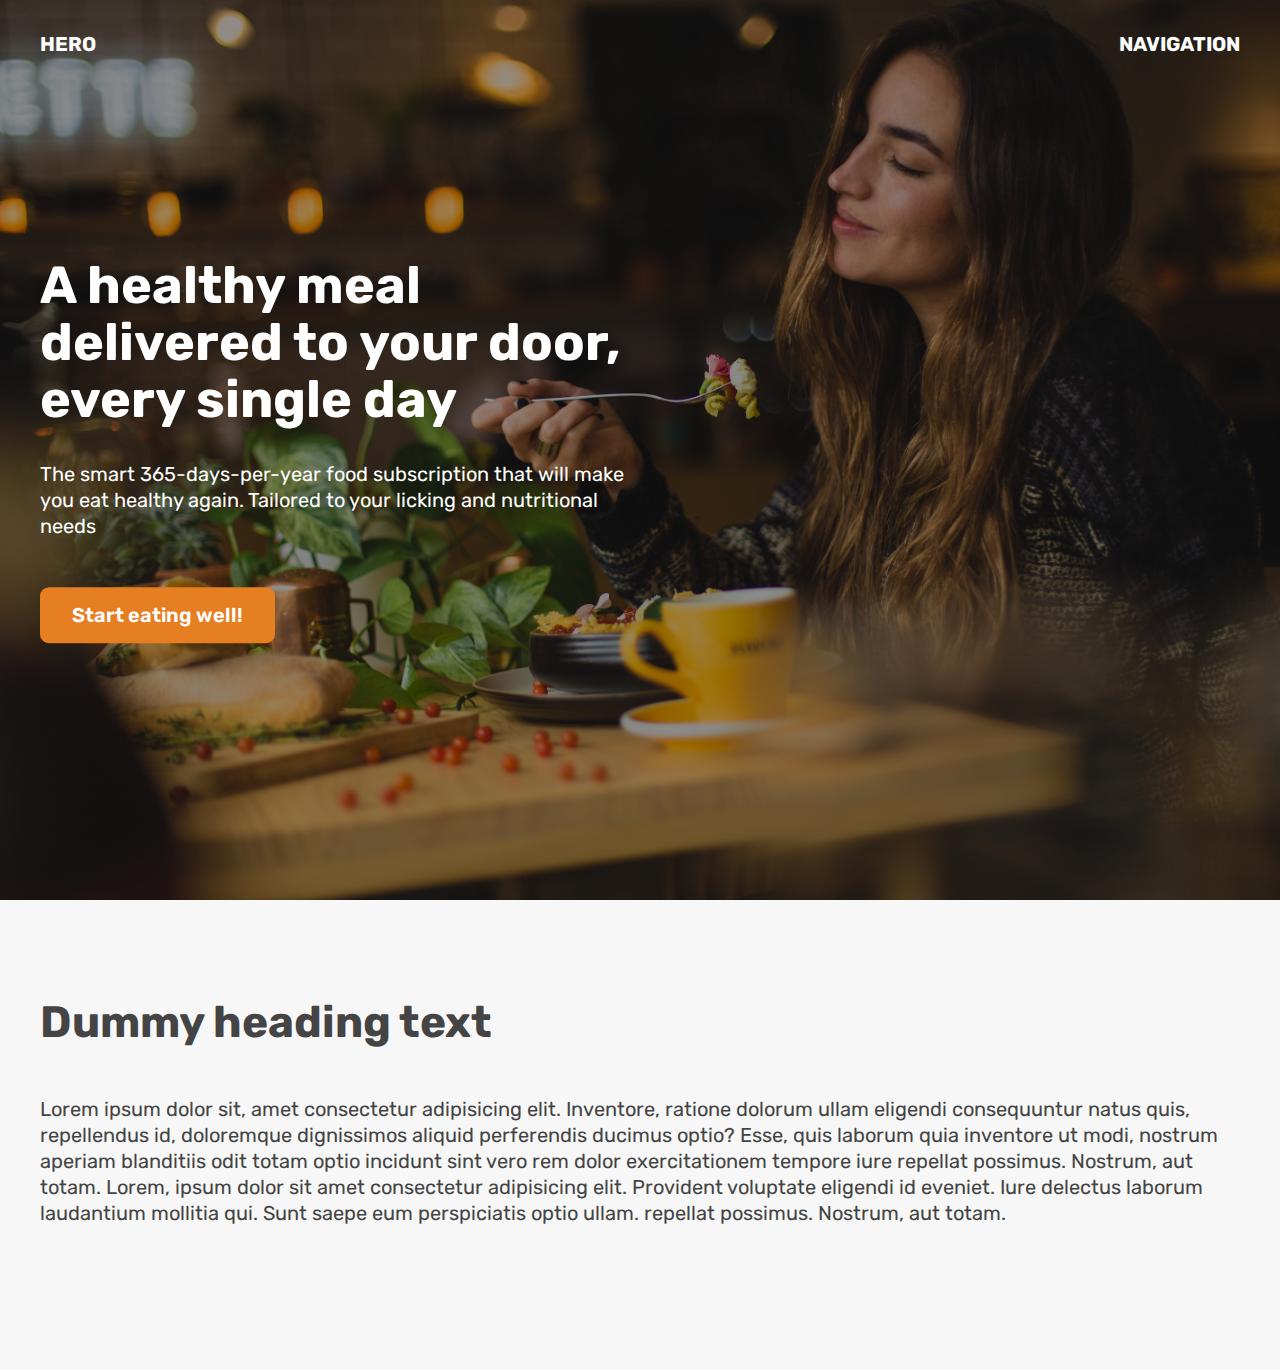
<file: Hero section/index.html>
<!DOCTYPE html>
<html lang="en">
  <head>
    <meta charset="UTF-8" />
    <meta name="viewport" content="width=device-width, initial-scale=1.0" />
    <title>Hero section</title>
    <link rel="stylesheet" href="index.css" />
  </head>
  <body>
    <header>
      <nav class="container">
        <div>HERO</div>
        <div>NAVIGATION</div>
      </nav>
      <div class="container header-container">
        <div class="header-container-inner">
          <h1>A healthy meal delivered to your door, every single day</h1>
          <p>
            The smart 365-days-per-year food subscription that will make you eat
            healthy again. Tailored to your licking and nutritional needs
          </p>

          <a href="#" class="btn">Start eating well!</a>
        </div>
      </div>
    </header>
    <section>
      <div class="container">
        <h2>Dummy heading text</h2>
        <p>
          Lorem ipsum dolor sit, amet consectetur adipisicing elit. Inventore,
          ratione dolorum ullam eligendi consequuntur natus quis, repellendus
          id, doloremque dignissimos aliquid perferendis ducimus optio? Esse,
          quis laborum quia inventore ut modi, nostrum aperiam blanditiis odit
          totam optio incidunt sint vero rem dolor exercitationem tempore iure
          repellat possimus. Nostrum, aut totam. Lorem, ipsum dolor sit amet
          consectetur adipisicing elit. Provident voluptate eligendi id eveniet.
          Iure delectus laborum laudantium mollitia qui. Sunt saepe eum
          perspiciatis optio ullam. repellat possimus. Nostrum, aut totam.
        </p>
      </div>
    </section>
  </body>
</html>
</file>
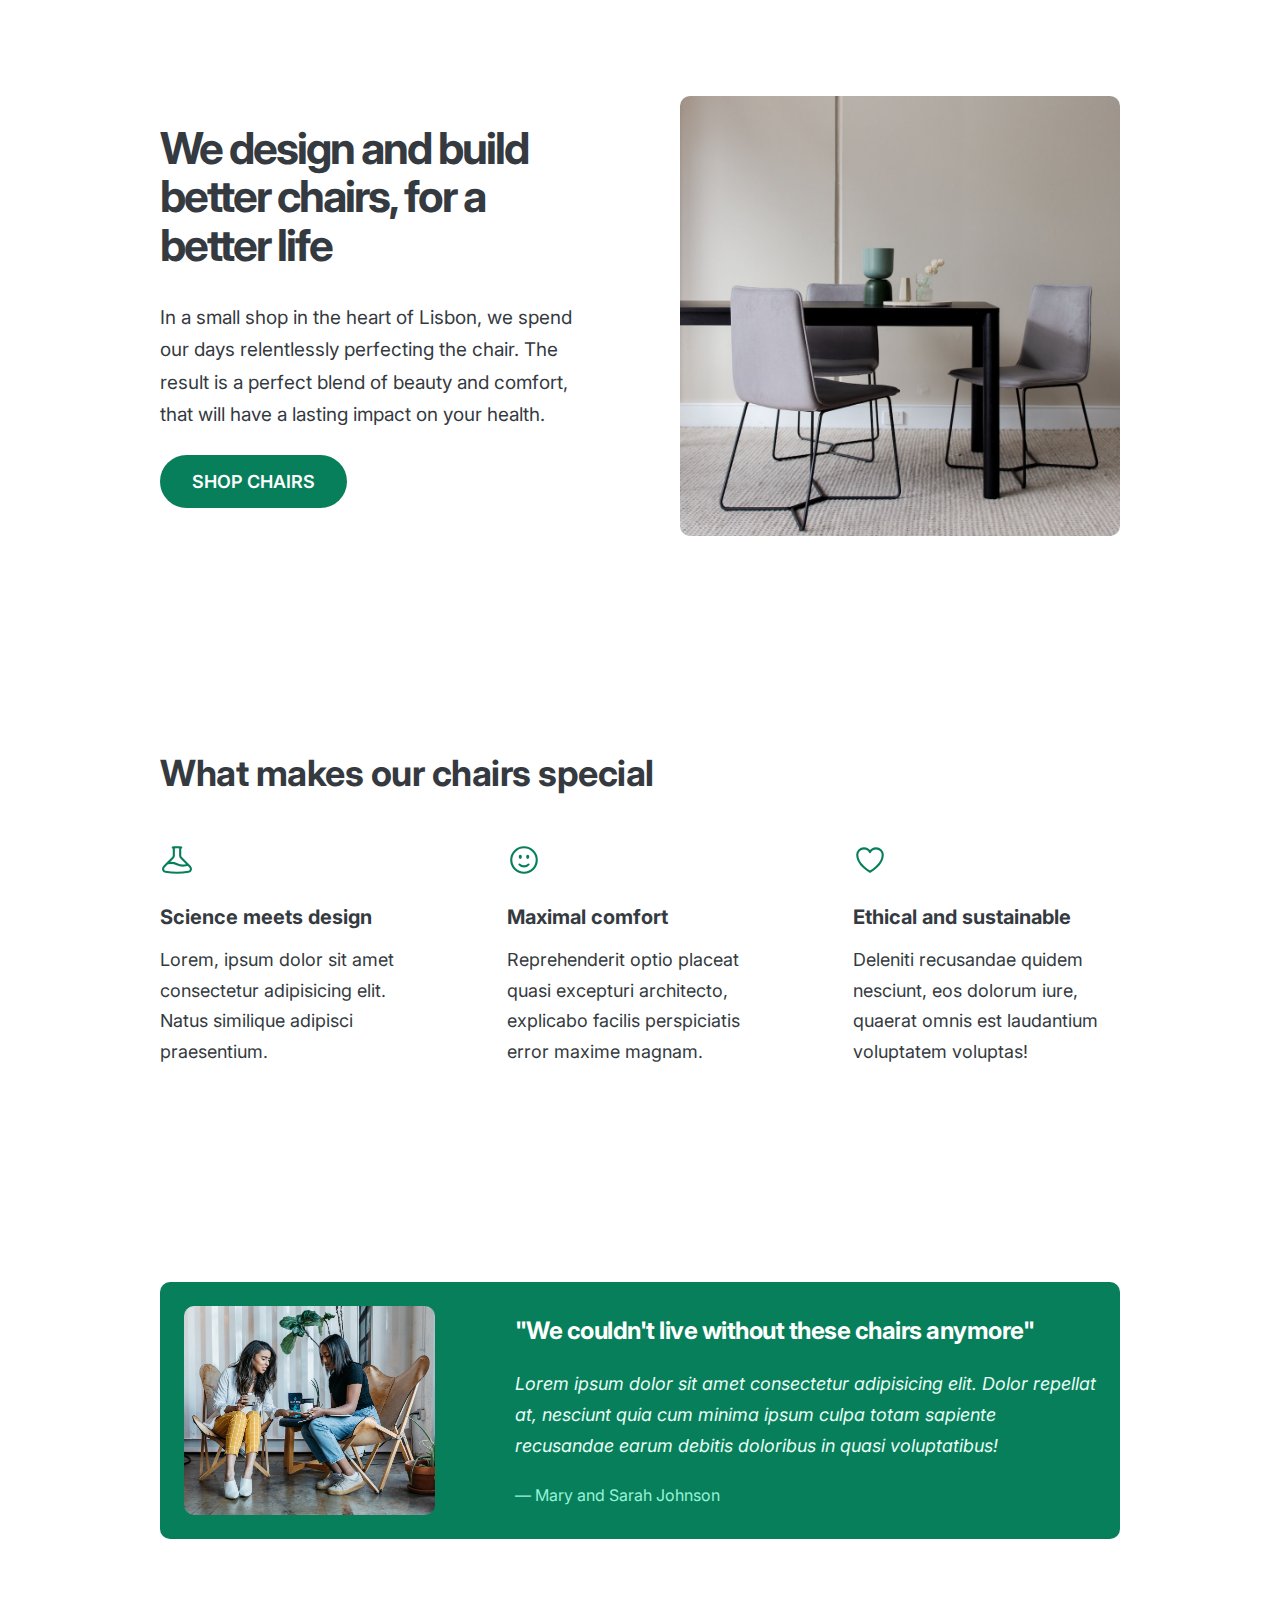
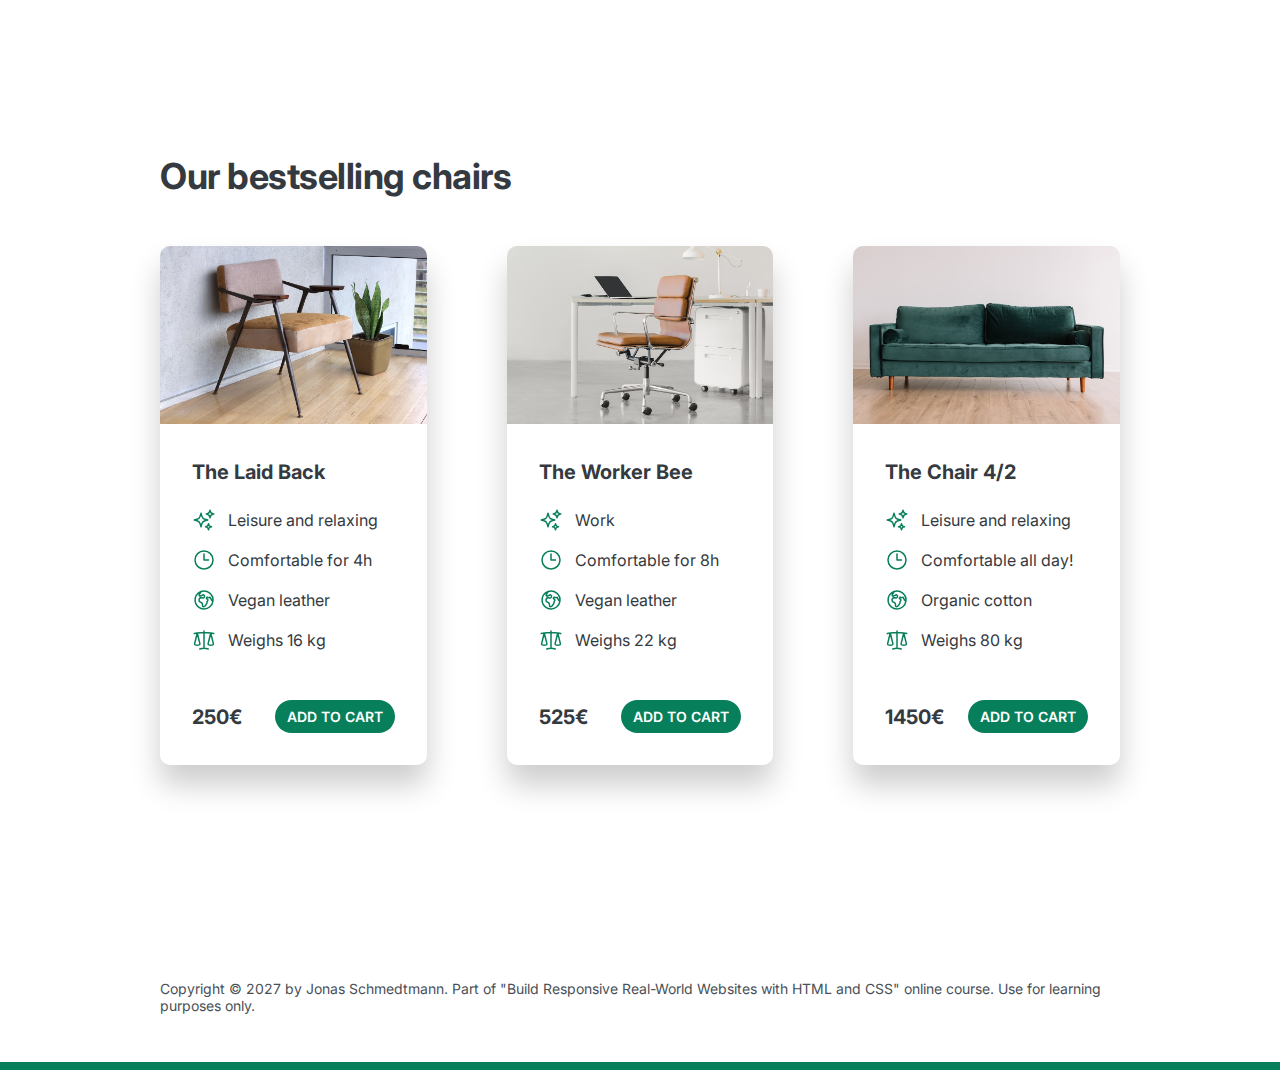
<file: Lisbon-chair-shop/index.html>
<!DOCTYPE html>
<html lang="en">
  <head>
    <meta charset="UTF-8" />
    <meta http-equiv="X-UA-Compatible" content="IE=edge" />
    <meta name="viewport" content="width=device-width, initial-scale=1.0" />

    <link rel="stylesheet" href="style.css" />
    <title>Lisbon Chair Shop</title>
  </head>
  <body>
    <div class="container">
      <header>
        <div class="header-text-box">
          <h1>We design and build better chairs, for a better life</h1>
          <p class="header-text">
            In a small shop in the heart of Lisbon, we spend our days
            relentlessly perfecting the chair. The result is a perfect blend of
            beauty and comfort, that will have a lasting impact on your health.
          </p>
          <a class="btn btn--big" href="#">Shop chairs</a>
        </div>
        <img src="images/hero.jpg" alt="Photo" />
      </header>

      <section>
        <h2>What makes our chairs special</h2>
        <div class="grid-3-cols">
          <div>
            <svg
              xmlns="http://www.w3.org/2000/svg"
              fill="none"
              viewBox="0 0 24 24"
              stroke-width="1.5"
              stroke="currentColor"
              class="features-icon"
            >
              <path
                stroke-linecap="round"
                stroke-linejoin="round"
                d="M9.75 3.104v5.714a2.25 2.25 0 0 1-.659 1.591L5 14.5M9.75 3.104c-.251.023-.501.05-.75.082m.75-.082a24.301 24.301 0 0 1 4.5 0m0 0v5.714c0 .597.237 1.17.659 1.591L19.8 15.3M14.25 3.104c.251.023.501.05.75.082M19.8 15.3l-1.57.393A9.065 9.065 0 0 1 12 15a9.065 9.065 0 0 0-6.23-.693L5 14.5m14.8.8 1.402 1.402c1.232 1.232.65 3.318-1.067 3.611A48.309 48.309 0 0 1 12 21c-2.773 0-5.491-.235-8.135-.687-1.718-.293-2.3-2.379-1.067-3.61L5 14.5"
              />
            </svg>

            <p class="features-title"><strong>Science meets design</strong></p>
            <p class="features-text">
              Lorem, ipsum dolor sit amet consectetur adipisicing elit. Natus
              similique adipisci praesentium.
            </p>
          </div>

          <div>
            <svg
              xmlns="http://www.w3.org/2000/svg"
              fill="none"
              viewBox="0 0 24 24"
              stroke-width="1.5"
              stroke="currentColor"
              class="features-icon"
            >
              <path
                stroke-linecap="round"
                stroke-linejoin="round"
                d="M15.182 15.182a4.5 4.5 0 0 1-6.364 0M21 12a9 9 0 1 1-18 0 9 9 0 0 1 18 0ZM9.75 9.75c0 .414-.168.75-.375.75S9 10.164 9 9.75 9.168 9 9.375 9s.375.336.375.75Zm-.375 0h.008v.015h-.008V9.75Zm5.625 0c0 .414-.168.75-.375.75s-.375-.336-.375-.75.168-.75.375-.75.375.336.375.75Zm-.375 0h.008v.015h-.008V9.75Z"
              />
            </svg>

            <p class="features-title">
              <strong>Maximal comfort</strong>
            </p>
            <p class="features-text">
              Reprehenderit optio placeat quasi excepturi architecto, explicabo
              facilis perspiciatis error maxime magnam.
            </p>
          </div>

          <div>
            <svg
              xmlns="http://www.w3.org/2000/svg"
              fill="none"
              viewBox="0 0 24 24"
              stroke-width="1.5"
              stroke="currentColor"
              class="features-icon"
            >
              <path
                stroke-linecap="round"
                stroke-linejoin="round"
                d="M21 8.25c0-2.485-2.099-4.5-4.688-4.5-1.935 0-3.597 1.126-4.312 2.733-.715-1.607-2.377-2.733-4.313-2.733C5.1 3.75 3 5.765 3 8.25c0 7.22 9 12 9 12s9-4.78 9-12Z"
              />
            </svg>

            <p class="features-title">
              <strong>Ethical and sustainable</strong>
            </p>
            <p class="features-text">
              Deleniti recusandae quidem nesciunt, eos dolorum iure, quaerat
              omnis est laudantium voluptatem voluptas!
            </p>
          </div>
        </div>
      </section>

      <section class="testimonial-section">
        <div class="grid-3-cols">
          <img src="images/customers.jpg" alt="People sitting on chairs" />
          <div class="testimonial-box">
            <h2>"We couldn't live without these chairs anymore"</h2>
            <blockquote class="testimonial-text">
              Lorem ipsum dolor sit amet consectetur adipisicing elit. Dolor
              repellat at, nesciunt quia cum minima ipsum culpa totam sapiente
              recusandae earum debitis doloribus in quasi voluptatibus!
            </blockquote>
            <p class="testimonial-author">&mdash; Mary and Sarah Johnson</p>
          </div>
        </div>
      </section>

      <section>
        <h2>Our bestselling chairs</h2>
        <div class="grid-3-cols">
          <figure class="chair">
            <img src="images/chair-1.jpg" alt="Chair" />
            <div class="chair-box">
              <h3>The Laid Back</h3>
              <ul class="chair-details">
                <li>
                  <svg
                    xmlns="http://www.w3.org/2000/svg"
                    fill="none"
                    viewBox="0 0 24 24"
                    stroke-width="1.5"
                    stroke="currentColor"
                    class="chair-icon"
                  >
                    <path
                      stroke-linecap="round"
                      stroke-linejoin="round"
                      d="M9.813 15.904 9 18.75l-.813-2.846a4.5 4.5 0 0 0-3.09-3.09L2.25 12l2.846-.813a4.5 4.5 0 0 0 3.09-3.09L9 5.25l.813 2.846a4.5 4.5 0 0 0 3.09 3.09L15.75 12l-2.846.813a4.5 4.5 0 0 0-3.09 3.09ZM18.259 8.715 18 9.75l-.259-1.035a3.375 3.375 0 0 0-2.455-2.456L14.25 6l1.036-.259a3.375 3.375 0 0 0 2.455-2.456L18 2.25l.259 1.035a3.375 3.375 0 0 0 2.456 2.456L21.75 6l-1.035.259a3.375 3.375 0 0 0-2.456 2.456ZM16.894 20.567 16.5 21.75l-.394-1.183a2.25 2.25 0 0 0-1.423-1.423L13.5 18.75l1.183-.394a2.25 2.25 0 0 0 1.423-1.423l.394-1.183.394 1.183a2.25 2.25 0 0 0 1.423 1.423l1.183.394-1.183.394a2.25 2.25 0 0 0-1.423 1.423Z"
                    />
                  </svg>

                  <!-- Span is a generic INLINE text element, it doesn't have any meaning. It's like a div element, but inline -->

                  <span>Leisure and relaxing</span>
                </li>
                <li>
                  <svg
                    xmlns="http://www.w3.org/2000/svg"
                    fill="none"
                    viewBox="0 0 24 24"
                    stroke-width="1.5"
                    stroke="currentColor"
                    class="chair-icon"
                  >
                    <path
                      stroke-linecap="round"
                      stroke-linejoin="round"
                      d="M12 6v6h4.5m4.5 0a9 9 0 1 1-18 0 9 9 0 0 1 18 0Z"
                    />
                  </svg>

                  <span>Comfortable for 4h</span>
                </li>
                <li>
                  <svg
                    xmlns="http://www.w3.org/2000/svg"
                    fill="none"
                    viewBox="0 0 24 24"
                    stroke-width="1.5"
                    stroke="currentColor"
                    class="chair-icon"
                  >
                    <path
                      stroke-linecap="round"
                      stroke-linejoin="round"
                      d="m20.893 13.393-1.135-1.135a2.252 2.252 0 0 1-.421-.585l-1.08-2.16a.414.414 0 0 0-.663-.107.827.827 0 0 1-.812.21l-1.273-.363a.89.89 0 0 0-.738 1.595l.587.39c.59.395.674 1.23.172 1.732l-.2.2c-.212.212-.33.498-.33.796v.41c0 .409-.11.809-.32 1.158l-1.315 2.191a2.11 2.11 0 0 1-1.81 1.025 1.055 1.055 0 0 1-1.055-1.055v-1.172c0-.92-.56-1.747-1.414-2.089l-.655-.261a2.25 2.25 0 0 1-1.383-2.46l.007-.042a2.25 2.25 0 0 1 .29-.787l.09-.15a2.25 2.25 0 0 1 2.37-1.048l1.178.236a1.125 1.125 0 0 0 1.302-.795l.208-.73a1.125 1.125 0 0 0-.578-1.315l-.665-.332-.091.091a2.25 2.25 0 0 1-1.591.659h-.18c-.249 0-.487.1-.662.274a.931.931 0 0 1-1.458-1.137l1.411-2.353a2.25 2.25 0 0 0 .286-.76m11.928 9.869A9 9 0 0 0 8.965 3.525m11.928 9.868A9 9 0 1 1 8.965 3.525"
                    />
                  </svg>

                  <span>Vegan leather</span>
                </li>
                <li>
                  <svg
                    xmlns="http://www.w3.org/2000/svg"
                    fill="none"
                    viewBox="0 0 24 24"
                    stroke-width="1.5"
                    stroke="currentColor"
                    class="chair-icon"
                  >
                    <path
                      stroke-linecap="round"
                      stroke-linejoin="round"
                      d="M12 3v17.25m0 0c-1.472 0-2.882.265-4.185.75M12 20.25c1.472 0 2.882.265 4.185.75M18.75 4.97A48.416 48.416 0 0 0 12 4.5c-2.291 0-4.545.16-6.75.47m13.5 0c1.01.143 2.01.317 3 .52m-3-.52 2.62 10.726c.122.499-.106 1.028-.589 1.202a5.988 5.988 0 0 1-2.031.352 5.988 5.988 0 0 1-2.031-.352c-.483-.174-.711-.703-.59-1.202L18.75 4.971Zm-16.5.52c.99-.203 1.99-.377 3-.52m0 0 2.62 10.726c.122.499-.106 1.028-.589 1.202a5.989 5.989 0 0 1-2.031.352 5.989 5.989 0 0 1-2.031-.352c-.483-.174-.711-.703-.59-1.202L5.25 4.971Z"
                    />
                  </svg>

                  <span>Weighs 16 kg</span>
                </li>
              </ul>
              <div class="chair-price">
                <strong>250€</strong>
                <a href="#" class="btn btn--small">Add to cart</a>
              </div>
            </div>
          </figure>

          <figure class="chair">
            <img src="images/chair-2.jpg" alt="Chair" />
            <div class="chair-box">
              <h3>The Worker Bee</h3>
              <ul class="chair-details">
                <li>
                  <svg
                    xmlns="http://www.w3.org/2000/svg"
                    fill="none"
                    viewBox="0 0 24 24"
                    stroke-width="1.5"
                    stroke="currentColor"
                    class="chair-icon"
                  >
                    <path
                      stroke-linecap="round"
                      stroke-linejoin="round"
                      d="M9.813 15.904 9 18.75l-.813-2.846a4.5 4.5 0 0 0-3.09-3.09L2.25 12l2.846-.813a4.5 4.5 0 0 0 3.09-3.09L9 5.25l.813 2.846a4.5 4.5 0 0 0 3.09 3.09L15.75 12l-2.846.813a4.5 4.5 0 0 0-3.09 3.09ZM18.259 8.715 18 9.75l-.259-1.035a3.375 3.375 0 0 0-2.455-2.456L14.25 6l1.036-.259a3.375 3.375 0 0 0 2.455-2.456L18 2.25l.259 1.035a3.375 3.375 0 0 0 2.456 2.456L21.75 6l-1.035.259a3.375 3.375 0 0 0-2.456 2.456ZM16.894 20.567 16.5 21.75l-.394-1.183a2.25 2.25 0 0 0-1.423-1.423L13.5 18.75l1.183-.394a2.25 2.25 0 0 0 1.423-1.423l.394-1.183.394 1.183a2.25 2.25 0 0 0 1.423 1.423l1.183.394-1.183.394a2.25 2.25 0 0 0-1.423 1.423Z"
                    />
                  </svg>
                  <span>Work</span>
                </li>
                <li>
                  <svg
                    xmlns="http://www.w3.org/2000/svg"
                    fill="none"
                    viewBox="0 0 24 24"
                    stroke-width="1.5"
                    stroke="currentColor"
                    class="chair-icon"
                  >
                    <path
                      stroke-linecap="round"
                      stroke-linejoin="round"
                      d="M12 6v6h4.5m4.5 0a9 9 0 1 1-18 0 9 9 0 0 1 18 0Z"
                    />
                  </svg>
                  <span>Comfortable for 8h</span>
                </li>
                <li>
                  <svg
                    xmlns="http://www.w3.org/2000/svg"
                    fill="none"
                    viewBox="0 0 24 24"
                    stroke-width="1.5"
                    stroke="currentColor"
                    class="chair-icon"
                  >
                    <path
                      stroke-linecap="round"
                      stroke-linejoin="round"
                      d="m20.893 13.393-1.135-1.135a2.252 2.252 0 0 1-.421-.585l-1.08-2.16a.414.414 0 0 0-.663-.107.827.827 0 0 1-.812.21l-1.273-.363a.89.89 0 0 0-.738 1.595l.587.39c.59.395.674 1.23.172 1.732l-.2.2c-.212.212-.33.498-.33.796v.41c0 .409-.11.809-.32 1.158l-1.315 2.191a2.11 2.11 0 0 1-1.81 1.025 1.055 1.055 0 0 1-1.055-1.055v-1.172c0-.92-.56-1.747-1.414-2.089l-.655-.261a2.25 2.25 0 0 1-1.383-2.46l.007-.042a2.25 2.25 0 0 1 .29-.787l.09-.15a2.25 2.25 0 0 1 2.37-1.048l1.178.236a1.125 1.125 0 0 0 1.302-.795l.208-.73a1.125 1.125 0 0 0-.578-1.315l-.665-.332-.091.091a2.25 2.25 0 0 1-1.591.659h-.18c-.249 0-.487.1-.662.274a.931.931 0 0 1-1.458-1.137l1.411-2.353a2.25 2.25 0 0 0 .286-.76m11.928 9.869A9 9 0 0 0 8.965 3.525m11.928 9.868A9 9 0 1 1 8.965 3.525"
                    />
                  </svg>
                  <span>Vegan leather</span>
                </li>
                <li>
                  <svg
                    xmlns="http://www.w3.org/2000/svg"
                    fill="none"
                    viewBox="0 0 24 24"
                    stroke-width="1.5"
                    stroke="currentColor"
                    class="chair-icon"
                  >
                    <path
                      stroke-linecap="round"
                      stroke-linejoin="round"
                      d="M12 3v17.25m0 0c-1.472 0-2.882.265-4.185.75M12 20.25c1.472 0 2.882.265 4.185.75M18.75 4.97A48.416 48.416 0 0 0 12 4.5c-2.291 0-4.545.16-6.75.47m13.5 0c1.01.143 2.01.317 3 .52m-3-.52 2.62 10.726c.122.499-.106 1.028-.589 1.202a5.988 5.988 0 0 1-2.031.352 5.988 5.988 0 0 1-2.031-.352c-.483-.174-.711-.703-.59-1.202L18.75 4.971Zm-16.5.52c.99-.203 1.99-.377 3-.52m0 0 2.62 10.726c.122.499-.106 1.028-.589 1.202a5.989 5.989 0 0 1-2.031.352 5.989 5.989 0 0 1-2.031-.352c-.483-.174-.711-.703-.59-1.202L5.25 4.971Z"
                    />
                  </svg>
                  <span>Weighs 22 kg</span>
                </li>
              </ul>
              <div class="chair-price">
                <strong>525€</strong>
                <a href="#" class="btn btn--small">Add to cart</a>
              </div>
            </div>
          </figure>

          <figure class="chair">
            <img src="images/chair-3.jpg" alt="Chair" />
            <div class="chair-box">
              <h3>The Chair 4/2</h3>
              <ul class="chair-details">
                <li>
                  <svg
                    xmlns="http://www.w3.org/2000/svg"
                    fill="none"
                    viewBox="0 0 24 24"
                    stroke-width="1.5"
                    stroke="currentColor"
                    class="chair-icon"
                  >
                    <path
                      stroke-linecap="round"
                      stroke-linejoin="round"
                      d="M9.813 15.904 9 18.75l-.813-2.846a4.5 4.5 0 0 0-3.09-3.09L2.25 12l2.846-.813a4.5 4.5 0 0 0 3.09-3.09L9 5.25l.813 2.846a4.5 4.5 0 0 0 3.09 3.09L15.75 12l-2.846.813a4.5 4.5 0 0 0-3.09 3.09ZM18.259 8.715 18 9.75l-.259-1.035a3.375 3.375 0 0 0-2.455-2.456L14.25 6l1.036-.259a3.375 3.375 0 0 0 2.455-2.456L18 2.25l.259 1.035a3.375 3.375 0 0 0 2.456 2.456L21.75 6l-1.035.259a3.375 3.375 0 0 0-2.456 2.456ZM16.894 20.567 16.5 21.75l-.394-1.183a2.25 2.25 0 0 0-1.423-1.423L13.5 18.75l1.183-.394a2.25 2.25 0 0 0 1.423-1.423l.394-1.183.394 1.183a2.25 2.25 0 0 0 1.423 1.423l1.183.394-1.183.394a2.25 2.25 0 0 0-1.423 1.423Z"
                    />
                  </svg>
                  <span>Leisure and relaxing</span>
                </li>
                <li>
                  <svg
                    xmlns="http://www.w3.org/2000/svg"
                    fill="none"
                    viewBox="0 0 24 24"
                    stroke-width="1.5"
                    stroke="currentColor"
                    class="chair-icon"
                  >
                    <path
                      stroke-linecap="round"
                      stroke-linejoin="round"
                      d="M12 6v6h4.5m4.5 0a9 9 0 1 1-18 0 9 9 0 0 1 18 0Z"
                    />
                  </svg>
                  <span>Comfortable all day!</span>
                </li>
                <li>
                  <svg
                    xmlns="http://www.w3.org/2000/svg"
                    fill="none"
                    viewBox="0 0 24 24"
                    stroke-width="1.5"
                    stroke="currentColor"
                    class="chair-icon"
                  >
                    <path
                      stroke-linecap="round"
                      stroke-linejoin="round"
                      d="m20.893 13.393-1.135-1.135a2.252 2.252 0 0 1-.421-.585l-1.08-2.16a.414.414 0 0 0-.663-.107.827.827 0 0 1-.812.21l-1.273-.363a.89.89 0 0 0-.738 1.595l.587.39c.59.395.674 1.23.172 1.732l-.2.2c-.212.212-.33.498-.33.796v.41c0 .409-.11.809-.32 1.158l-1.315 2.191a2.11 2.11 0 0 1-1.81 1.025 1.055 1.055 0 0 1-1.055-1.055v-1.172c0-.92-.56-1.747-1.414-2.089l-.655-.261a2.25 2.25 0 0 1-1.383-2.46l.007-.042a2.25 2.25 0 0 1 .29-.787l.09-.15a2.25 2.25 0 0 1 2.37-1.048l1.178.236a1.125 1.125 0 0 0 1.302-.795l.208-.73a1.125 1.125 0 0 0-.578-1.315l-.665-.332-.091.091a2.25 2.25 0 0 1-1.591.659h-.18c-.249 0-.487.1-.662.274a.931.931 0 0 1-1.458-1.137l1.411-2.353a2.25 2.25 0 0 0 .286-.76m11.928 9.869A9 9 0 0 0 8.965 3.525m11.928 9.868A9 9 0 1 1 8.965 3.525"
                    />
                  </svg>
                  <span>Organic cotton</span>
                </li>
                <li>
                  <svg
                    xmlns="http://www.w3.org/2000/svg"
                    fill="none"
                    viewBox="0 0 24 24"
                    stroke-width="1.5"
                    stroke="currentColor"
                    class="chair-icon"
                  >
                    <path
                      stroke-linecap="round"
                      stroke-linejoin="round"
                      d="M12 3v17.25m0 0c-1.472 0-2.882.265-4.185.75M12 20.25c1.472 0 2.882.265 4.185.75M18.75 4.97A48.416 48.416 0 0 0 12 4.5c-2.291 0-4.545.16-6.75.47m13.5 0c1.01.143 2.01.317 3 .52m-3-.52 2.62 10.726c.122.499-.106 1.028-.589 1.202a5.988 5.988 0 0 1-2.031.352 5.988 5.988 0 0 1-2.031-.352c-.483-.174-.711-.703-.59-1.202L18.75 4.971Zm-16.5.52c.99-.203 1.99-.377 3-.52m0 0 2.62 10.726c.122.499-.106 1.028-.589 1.202a5.989 5.989 0 0 1-2.031.352 5.989 5.989 0 0 1-2.031-.352c-.483-.174-.711-.703-.59-1.202L5.25 4.971Z"
                    />
                  </svg>
                  <span>Weighs 80 kg</span>
                </li>
              </ul>
              <div class="chair-price">
                <strong>1450€</strong>
                <a href="#" class="btn btn--small">Add to cart</a>
              </div>
            </div>
          </figure>
        </div>
      </section>

      <footer>
        Copyright &copy; 2027 by Jonas Schmedtmann. Part of "Build Responsive
        Real-World Websites with HTML and CSS" online course. Use for learning
        purposes only.
      </footer>
    </div>
  </body>
</html>
</file>
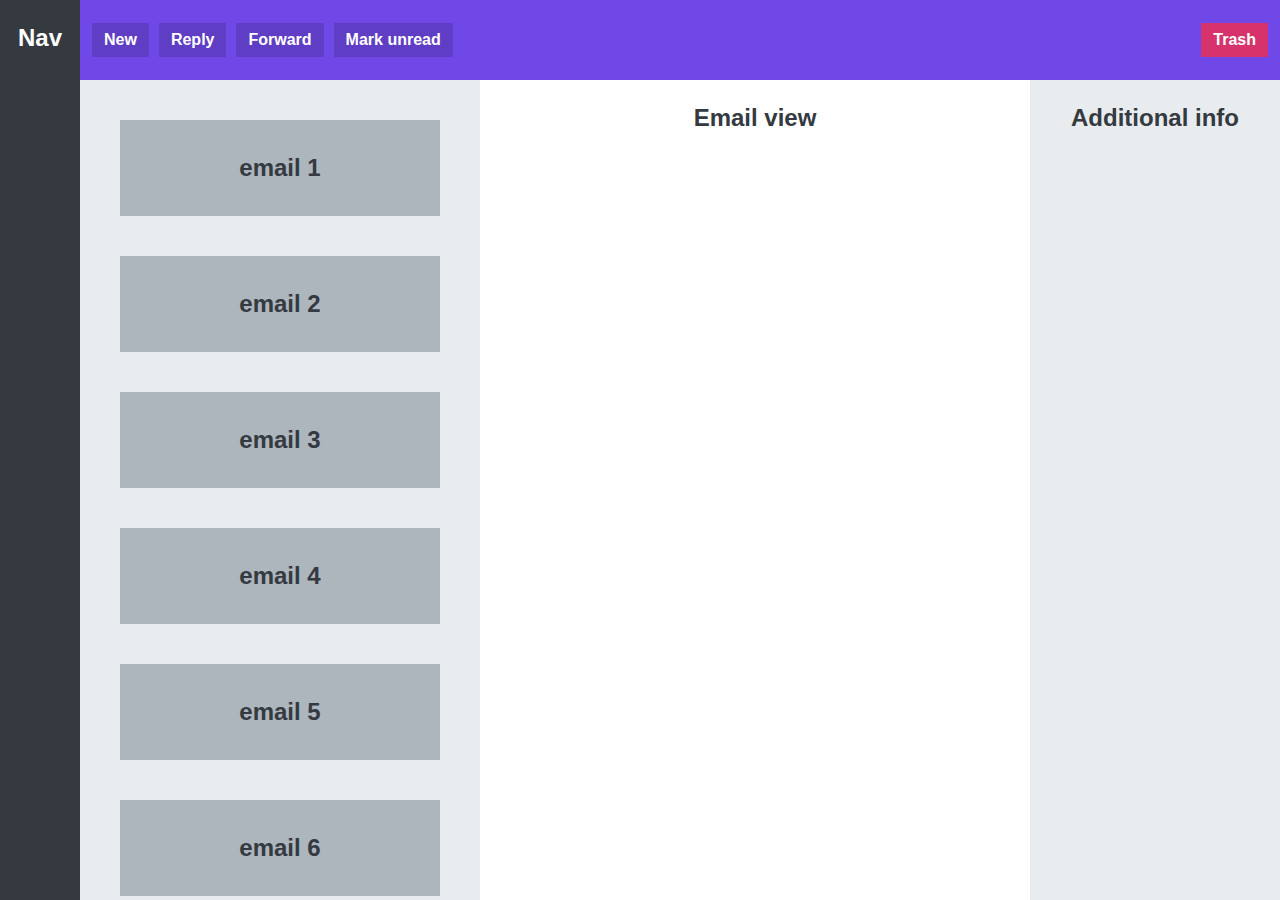
<file: Web application layout/index.html>
<!DOCTYPE html>
<html lang="en">
  <head>
    <meta charset="UTF-8" />
    <meta name="viewport" content="width=device-width, initial-scale=1.0" />
    <title>App layout</title>
    <link rel="stylesheet" href="index.css" />
  </head>
  <body>
    <nav>Nav</nav>
    <menu>
      <button>New</button><button>Reply</button><button>Forward</button
      ><button>Mark unread</button><button>Trash</button>
    </menu>
    <section>
      <div class="email">email 1</div>
      <div class="email">email 2</div>
      <div class="email">email 3</div>
      <div class="email">email 4</div>
      <div class="email">email 5</div>
      <div class="email">email 6</div>
      <div class="email">email 7</div>
      <div class="email">email 8</div>
      <div class="email">email 9</div>
      <div class="email">email 10</div>
      <div class="email">email 11</div>
    </section>
    <main>Email view</main>
    <aside>Additional info</aside>
  </body>
</html>
</file>
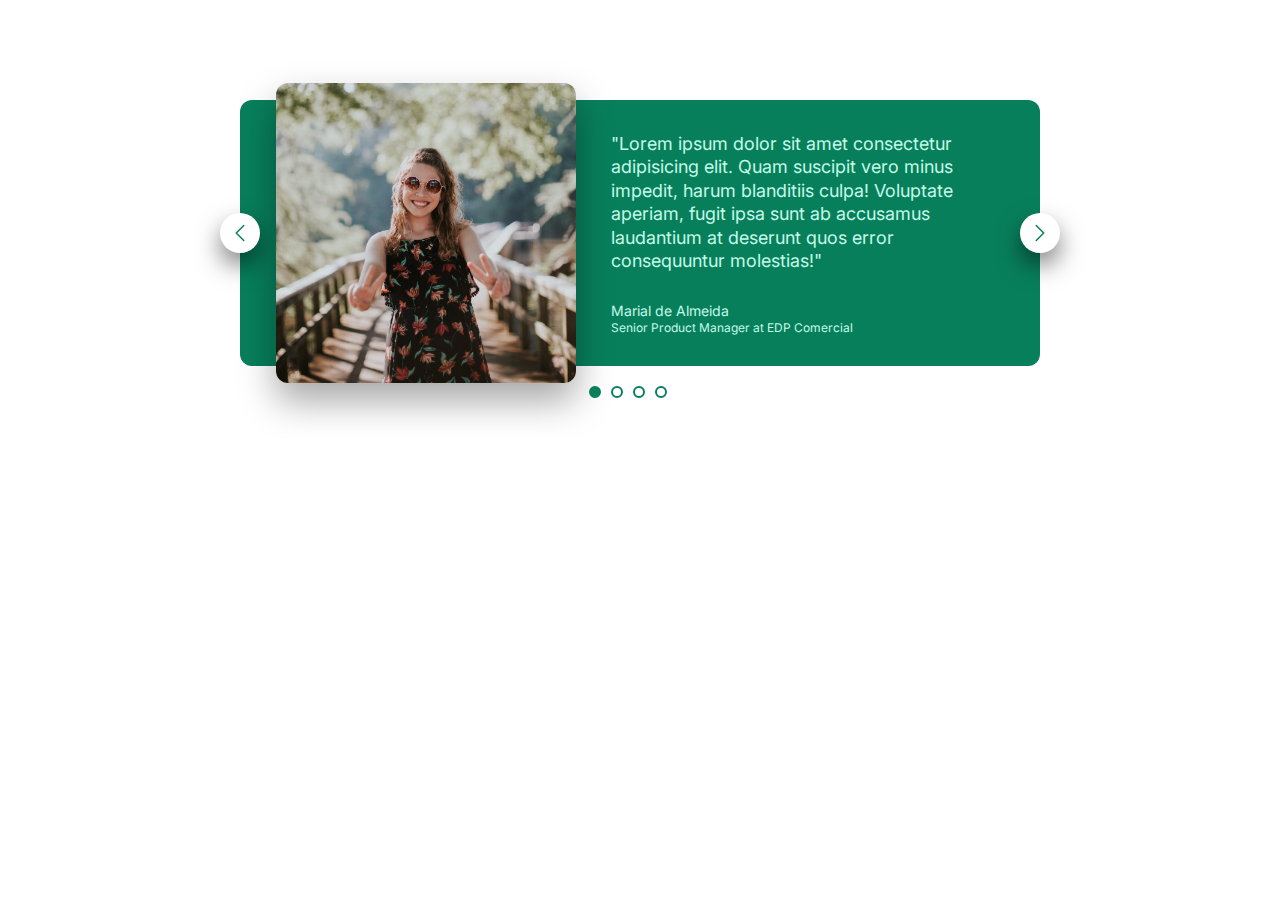
<file: Learning components/Carousel component/index.html>
<!DOCTYPE html>
<html lang="en">
  <head>
    <meta charset="UTF-8" />
    <meta name="viewport" content="width=device-width, initial-scale=1.0" />
    <title>Carousel component</title>
    <link rel="stylesheet" href="index.css" />
  </head>
  <body>
    <div class="carousel">
      <img src="./images/maria.jpg" alt="Maria de Almeida" />
      <blockquote class="testimonial">
        <p class="testimonial-text">
          "Lorem ipsum dolor sit amet consectetur adipisicing elit. Quam
          suscipit vero minus impedit, harum blanditiis culpa! Voluptate
          aperiam, fugit ipsa sunt ab accusamus laudantium at deserunt quos
          error consequuntur molestias!"
        </p>
        <p class="testimonial-author">Marial de Almeida</p>
        <p class="testimonial-job">Senior Product Manager at EDP Comercial</p>
      </blockquote>
      <button class="btn btn-left">
        <svg
          xmlns="http://www.w3.org/2000/svg"
          fill="none"
          viewBox="0 0 24 24"
          stroke-width="1.5"
          stroke="currentColor"
          class="btn-icon"
        >
          <path
            stroke-linecap="round"
            stroke-linejoin="round"
            d="M15.75 19.5 8.25 12l7.5-7.5"
          />
        </svg>
      </button>
      <button class="btn btn-right">
        <svg
          xmlns="http://www.w3.org/2000/svg"
          fill="none"
          viewBox="0 0 24 24"
          stroke-width="1.5"
          stroke="currentColor"
          class="btn-icon"
        >
          <path
            stroke-linecap="round"
            stroke-linejoin="round"
            d="m8.25 4.5 7.5 7.5-7.5 7.5"
          />
        </svg>
      </button>
      <div class="dots">
        <button class="dot active">&nbsp;</button>
        <button class="dot">&nbsp;</button>
        <button class="dot">&nbsp;</button>
        <button class="dot">&nbsp;</button>
      </div>
    </div>
  </body>
</html>
</file>
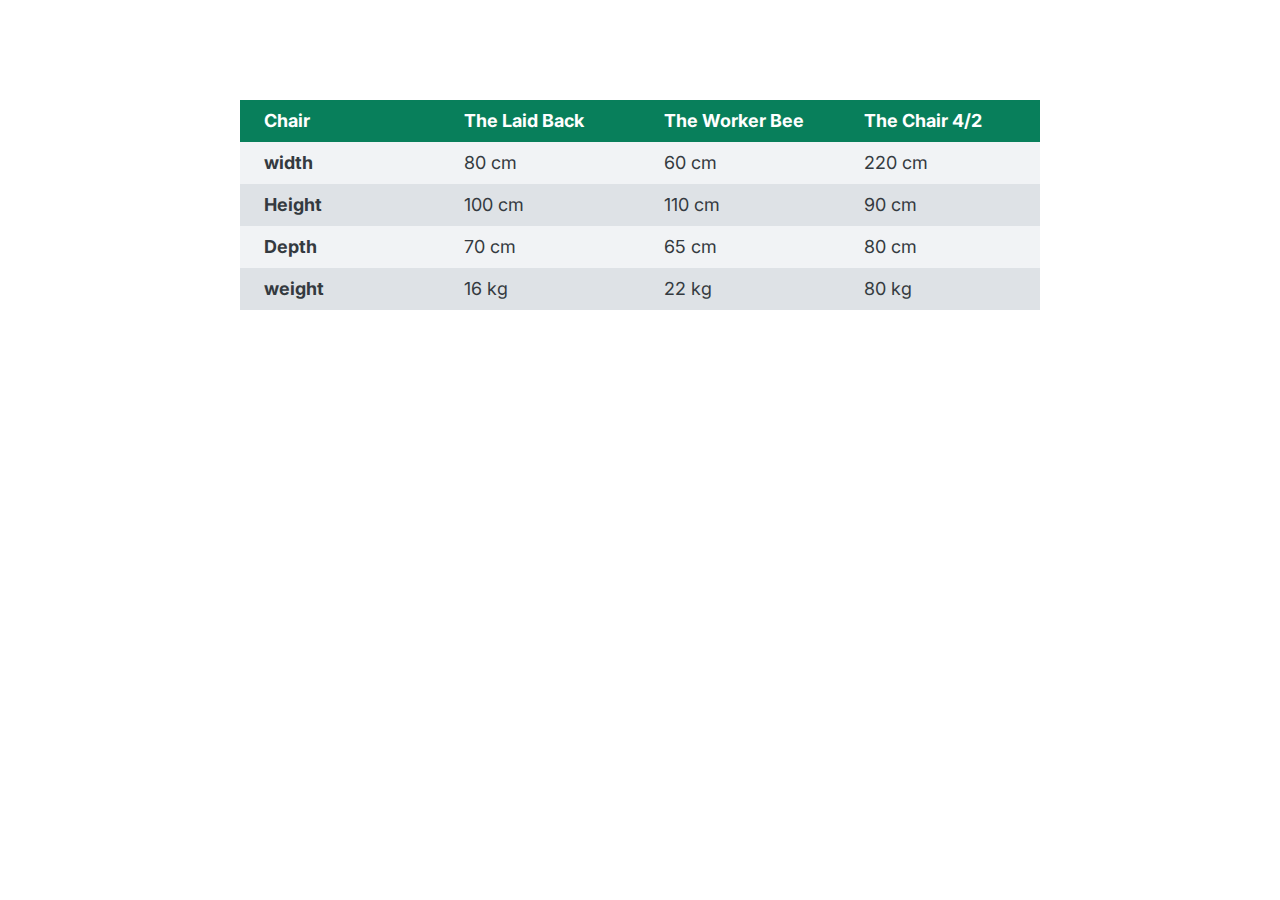
<file: Learning components/Table component/index.html>
<!DOCTYPE html>
<html lang="en">
  <head>
    <meta charset="UTF-8" />
    <meta name="viewport" content="width=device-width, initial-scale=1.0" />
    <title>Table component</title>
    <link rel="stylesheet" href="index.css" />
  </head>
  <body>
    <table>
      <thead>
        <tr>
          <th>Chair</th>
          <th>The Laid Back</th>
          <th>The Worker Bee</th>
          <th>The Chair 4/2</th>
        </tr>
      </thead>
      <tbody>
        <tr>
          <th>width</th>
          <td>80 cm</td>
          <td>60 cm</td>
          <td>220 cm</td>
        </tr>
        <tr>
          <th>Height</th>
          <td>100 cm</td>
          <td>110 cm</td>
          <td>90 cm</td>
        </tr>
        <tr>
          <th>Depth</th>
          <td>70 cm</td>
          <td>65 cm</td>
          <td>80 cm</td>
        </tr>
        <tr>
          <th>weight</th>
          <td>16 kg</td>
          <td>22 kg</td>
          <td>80 kg</td>
        </tr>
      </tbody>
    </table>
  </body>
</html>
</file>
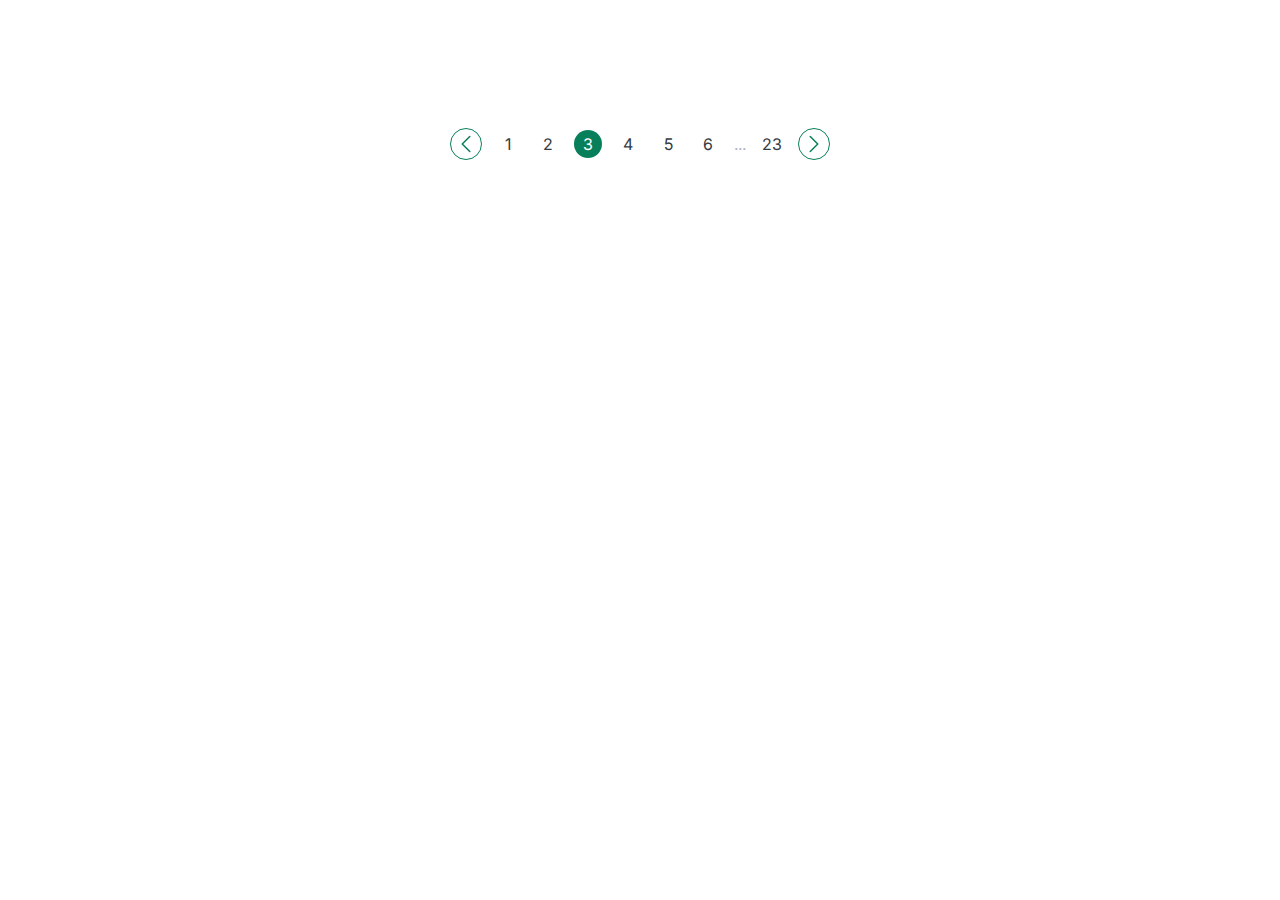
<file: Learning components/Challenges/Building a pagination component/index.html>
<!DOCTYPE html>
<html lang="en">
  <head>
    <meta charset="UTF-8" />
    <meta name="viewport" content="width=device-width, initial-scale=1.0" />
    <title>Pagination component</title>
    <link rel="stylesheet" href="index.css" />
  </head>
  <body>
    <div class="pagination">
      <button class="btn btn-left">
        <svg
          xmlns="http://www.w3.org/2000/svg"
          fill="none"
          viewBox="0 0 24 24"
          stroke-width="1.5"
          stroke="currentColor"
          class="icon"
        >
          <path
            stroke-linecap="round"
            stroke-linejoin="round"
            d="M15.75 19.5 8.25 12l7.5-7.5"
          />
        </svg>
      </button>
      <a href="#">1</a>
      <a href="#">2</a>
      <a href="#" class="active">3</a>
      <a href="#">4</a>
      <a href="#">5</a>
      <a href="#">6</a>
      <span>...</span>
      <a href="#">23</a>
      <button class="btn btn-right">
        <svg
          xmlns="http://www.w3.org/2000/svg"
          fill="none"
          viewBox="0 0 24 24"
          stroke-width="1.5"
          stroke="currentColor"
          class="icon"
        >
          <path
            stroke-linecap="round"
            stroke-linejoin="round"
            d="m8.25 4.5 7.5 7.5-7.5 7.5"
          />
        </svg>
      </button>
    </div>
  </body>
</html>
</file>
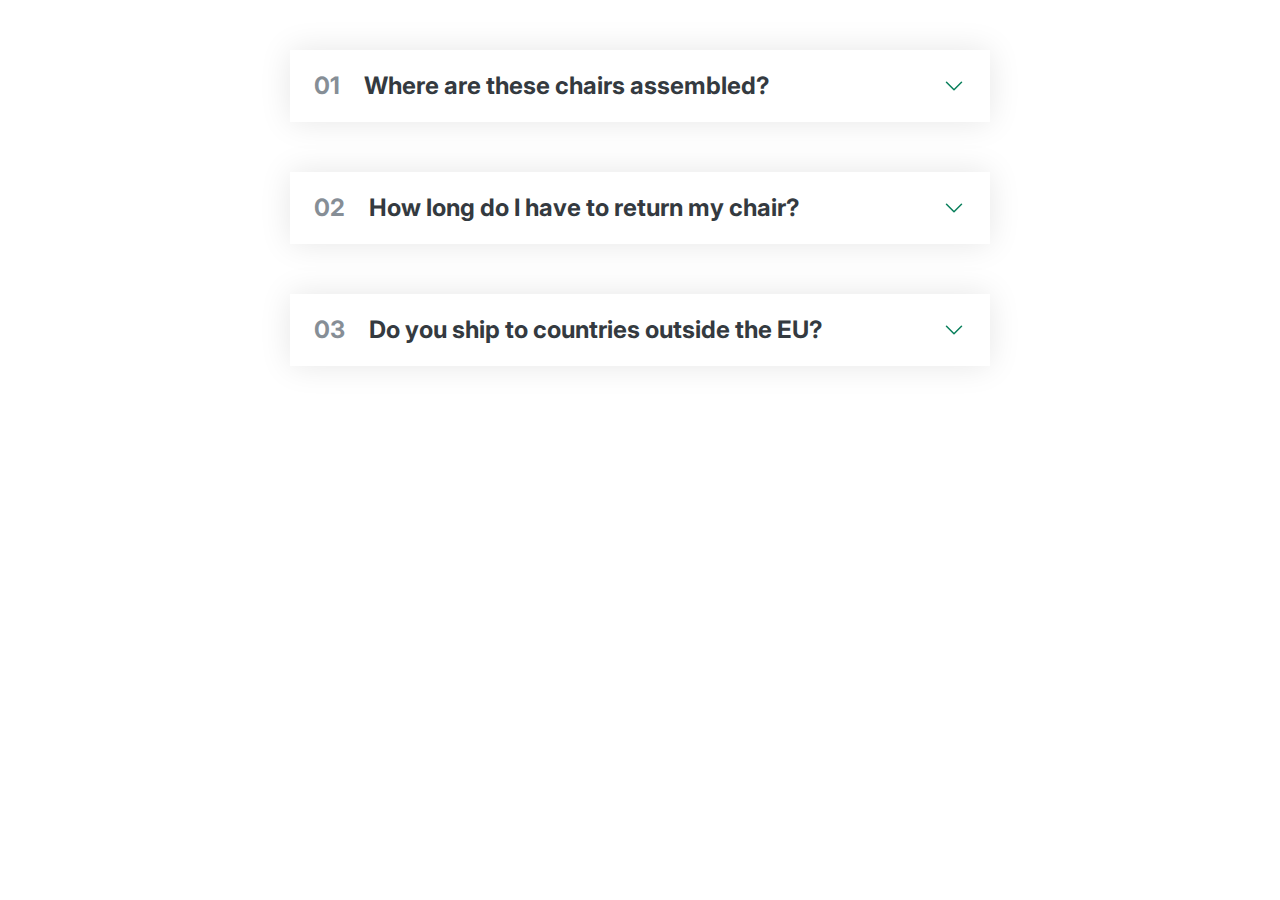
<file: Learning components/Accordion component/accordion.html>
<!DOCTYPE html>
<html lang="en">
  <head>
    <meta charset="UTF-8" />
    <meta name="viewport" content="width=device-width, initial-scale=1.0" />
    <title>Accordion Component</title>
    <link rel="stylesheet" href="index.css" />
  </head>
  <body>
    <div class="accordion">
      <div class="item">
        <p class="number">01</p>
        <p class="text">Where are these chairs assembled?</p>
        <svg
          xmlns="http://www.w3.org/2000/svg"
          fill="none"
          viewBox="0 0 24 24"
          stroke-width="1.5"
          stroke="currentColor"
          class="icon"
        >
          <path
            stroke-linecap="round"
            stroke-linejoin="round"
            d="m19.5 8.25-7.5 7.5-7.5-7.5"
          />
        </svg>
        <div class="hidden-box">
          <p>
            Lorem ipsum dolor sit amet consectetur, adipisicing elit. Nemo, iure
            explicabo rerum optio molestias eos cum esse perspiciatis
            consectetur veniam. Lorem ipsum dolor sit amet consectetur,
            adipisicing elit.
          </p>
          <ul>
            <li>
              Lorem ipsum, dolor sit amet consectetur adipisicing elit.
              Voluptatem, voluptate.
            </li>
            <li>Lorem ipsum dolor sit amet.</li>
            <li>
              Lorem ipsum dolor sit amet consectetur, adipisicing elit. Animi,
              nemo!
            </li>
            <li>
              Nemo, iure explicabo rerum optio molestias eos cum esse
              perspiciatis consectetur veniam.
            </li>
          </ul>
        </div>
      </div>
    </div>
    <div class="accordion">
      <div class="item">
        <p class="number">02</p>
        <p class="text">How long do I have to return my chair?</p>
        <svg
          xmlns="http://www.w3.org/2000/svg"
          fill="none"
          viewBox="0 0 24 24"
          stroke-width="1.5"
          stroke="currentColor"
          class="icon"
        >
          <path
            stroke-linecap="round"
            stroke-linejoin="round"
            d="m19.5 8.25-7.5 7.5-7.5-7.5"
          />
        </svg>
        <div class="hidden-box">
          <p>
            Lorem ipsum dolor sit amet consectetur, adipisicing elit. Nemo, iure
            explicabo rerum optio molestias eos cum esse perspiciatis
            consectetur veniam. Lorem ipsum dolor sit amet consectetur,
            adipisicing elit.
          </p>
          <ul>
            <li>
              Lorem ipsum, dolor sit amet consectetur adipisicing elit.
              Voluptatem, voluptate.
            </li>
            <li>Lorem ipsum dolor sit amet.</li>
            <li>
              Lorem ipsum dolor sit amet consectetur, adipisicing elit. Animi,
              nemo!
            </li>
            <li>
              Nemo, iure explicabo rerum optio molestias eos cum esse
              perspiciatis consectetur veniam.
            </li>
          </ul>
        </div>
      </div>
    </div>
    <div class="accordion">
      <div class="item">
        <p class="number">03</p>
        <p class="text">Do you ship to countries outside the EU?</p>
        <svg
          xmlns="http://www.w3.org/2000/svg"
          fill="none"
          viewBox="0 0 24 24"
          stroke-width="1.5"
          stroke="currentColor"
          class="icon"
        >
          <path
            stroke-linecap="round"
            stroke-linejoin="round"
            d="m19.5 8.25-7.5 7.5-7.5-7.5"
          />
        </svg>
        <div class="hidden-box">
          <p>
            Lorem ipsum dolor sit amet consectetur, adipisicing elit. Nemo, iure
            explicabo rerum optio molestias eos cum esse perspiciatis
            consectetur veniam. Lorem ipsum dolor sit amet consectetur,
            adipisicing elit.
          </p>
          <ul>
            <li>
              Lorem ipsum, dolor sit amet consectetur adipisicing elit.
              Voluptatem, voluptate.
            </li>
            <li>Lorem ipsum dolor sit amet.</li>
            <li>
              Lorem ipsum dolor sit amet consectetur, adipisicing elit. Animi,
              nemo!
            </li>
            <li>
              Nemo, iure explicabo rerum optio molestias eos cum esse
              perspiciatis consectetur veniam.
            </li>
          </ul>
        </div>
      </div>
    </div>
    <script src="script.js"></script>
  </body>
</html>
</file>
<file: Hero section/index.css>
@import url("https://fonts.googleapis.com/css2?family=Rubik:ital,wght@0,300..900;1,300..900&display=swap");

* {
  margin: 0;
  padding: 0;
  box-sizing: border-box;
}

body {
  font-family: "Rubik", sans-serif;
  color: #444;
}

.container {
  width: 1200px;
  margin: 0 auto;
}

header {
  /* background-color: orangered; */
  height: 100vh;
  position: relative;
  background-image: linear-gradient(rgba(0, 0, 0, 0.38), rgba(0, 0, 0, 0.376)),
    url("./images/hero.jpg");
  background-size: cover;
  color: #fff;
}

.header-container {
  position: absolute;
  top: 50%;
  left: 50%;
  transform: translate(-50%, -50%);
  /* background-color: violet; */
}

.header-container-inner {
  width: 50%;
  /* background-color: blue; */
}

nav {
  font-size: 20px;
  font-weight: 700;
  display: flex;
  justify-content: space-between;
  padding-top: 32px;
  /* width: 1500px; */
  /* margin: auto; */
  /* background-color: green; */
}

h1 {
  font-size: 52px;
  margin-bottom: 32px;
  line-height: 1.1;
}

p {
  font-size: 20px;
  line-height: 1.3;
  margin-bottom: 48px;
}

.btn:link,
.btn:visited {
  font-size: 20px;
  font-weight: 600;
  background-color: #e67e22;
  color: #fff;
  text-decoration: none;
  display: inline-block;
  padding: 16px 32px;
  /* margin: 10px; */
  border-radius: 9px;
}

h2 {
  font-size: 44px;
  margin-bottom: 48px;
}

section {
  padding: 96px 0;
  background-color: #f7f7f7;
}
</file>
<file: Lisbon-chair-shop/style.css>
/*
SPACING SYSTEM (px)
2 / 4 / 8 / 12 / 16 / 24 / 32 / 48 / 64 / 80 / 96 / 128

FONT SIZE SYSTEM (px)
10 / 12 / 14 / 16 / 18 / 20 / 24 / 30 / 36 / 44 / 52 / 62 / 74 / 86 / 98
*/

@import url("https://fonts.googleapis.com/css2?family=Inter:wght@100..900&display=swap");

* {
  margin: 0;
  padding: 0;
  box-sizing: border-box;
}

/* 
main color #087f5b
gray #343a40
*/

/* ------------------------ */
/* GENERAL STYLES */
/* ------------------------ */
body {
  font-family: "Inter", sans-serif;
  color: #343a40;
  border-bottom: 8px solid #087f5b;
}

.container {
  width: 960px;
  margin: 0 auto;
}

header,
section {
  margin-bottom: 215px;
}

h2 {
  margin-bottom: 48px;
  font-size: 36px;
  letter-spacing: -0.5px;
}

.grid-3-cols {
  display: grid;
  grid-template-columns: repeat(3, 1fr);
  column-gap: 80px;
}

.btn:link,
.btn:visited {
  font-weight: 600;
  text-decoration: none;
  background-color: #087f5b;
  color: #fff;
  text-transform: uppercase;
  display: inline-block;
  border-radius: 100px;
}

.btn:hover,
.btn:active {
  background-color: #099268;
  transition: 0.5s;
}

.btn--big {
  font-size: 18px;
  padding: 16px 32px;
}

.btn--small {
  font-size: 14px;
  padding: 8px 12px;
}

/* ------------------------ */
/* COMPONENT STYLES */
/* ------------------------ */

/* HEADER */
header {
  display: grid;
  grid-template-columns: repeat(2, 1fr);
  column-gap: 80px;
  margin-top: 96px;
}

.header-text-box {
  align-self: center;
}

h1 {
  margin-bottom: 33px;
  font-size: 44px;
  line-height: 1.1;
  letter-spacing: -2px;
}

.header-text {
  margin-bottom: 24px;
  font-size: 19px;
  line-height: 1.7;
}

img {
  width: 100%;
  border-radius: 10px;
}

/* FEATURES */
.features-icon {
  stroke: #087f5b;
  width: 34px;
  height: 34px;
  margin-bottom: 24px;
}

.features-title {
  margin-bottom: 16px;
  font-size: 20px;
}

.features-text {
  font-size: 18px;
  line-height: 1.7;
}

/* TESTIMONIAL */
.testimonial-section {
  background-color: #087f5b;
  color: #fff;
  padding: 24px;
  border-radius: 10px;
}

.testimonial-box {
  grid-column: 2 / -1;
  align-self: center;
}

.testimonial-box h2 {
  margin-bottom: 24px;
  font-size: 24px;
}

.testimonial-text {
  font-style: italic;
  font-size: 18px;
  line-height: 1.7;
  margin-bottom: 24px;
  color: #e6fcf5;
}

.testimonial-author {
  color: #96f2d7;
}

/* CHAIRS */

.chair {
  box-shadow: 0 20px 30px 0 rgba(0, 0, 0, 0.2);
  border-radius: 10px;
}

.chair img {
  border-bottom-left-radius: 0;
  border-bottom-right-radius: 0;
}

.chair-box {
  padding: 32px;
}

h3 {
  margin-bottom: 24px;
  font-size: 20px;
}

.chair-details {
  list-style: none;
  margin-bottom: 48px;
}

.chair-details li {
  display: flex;
  align-items: center;
  gap: 12px;
  margin-bottom: 16px;
}

.chair-details li:last-child {
  margin-bottom: 0;
}

.chair-icon {
  stroke: #087f5b;
  width: 24px;
  height: 24px;
}

.chair-price {
  display: flex;
  justify-content: space-between;
  align-items: center;
  font-size: 20px;
}

footer {
  margin-bottom: 48px;
  font-size: 14px;
  color: #495057;
}
</file>
<file: Web application layout/index.css>
* {
  margin: 0;
  padding: 0;
  box-sizing: border-box;
}

body {
  font-family: sans-serif;
  color: #343a40;
  font-size: 24px;
  font-weight: bold;
  text-align: center;
  height: 100vh;
  display: grid;
  grid-template-columns: 80px 400px 1fr 250px;
  grid-template-rows: 80px 1fr;
}

nav,
section,
main,
aside {
  padding-top: 24px;
}

nav {
  background-color: #343a40;
  color: #fff;
  grid-row: 1/-1;
}

menu {
  background-color: #7048e8;
  color: #fff;
  grid-column: 2/-1;
  display: flex;
  align-items: center;
  gap: 10px;
  padding: 0 12px;
}

button {
  font-size: 16px;
  font-weight: bold;
  display: inline-block;
  background-color: #5f3dc4;
  border: none;
  cursor: pointer;
  color: #fff;
  padding: 8px 12px;
  /* margin-right: 10px; */
}

button:last-child {
  background-color: #d6336c;
  margin-left: auto;
}

section {
  background-color: #e9ecef;
  padding: 40px;
  display: flex;
  flex-direction: column;
  gap: 40px;
  overflow: scroll;
}

.email {
  background-color: #adb5bd;
  height: 96px;
  display: flex;
  align-items: center;
  justify-content: center;
  flex-shrink: 0;
}

aside {
  background-color: #e9ecef;
}
</file>
<file: Learning components/Carousel component/index.css>
@import url("https://fonts.googleapis.com/css2?family=Inter:wght@100..900&display=swap");

* {
  margin: 0;
  padding: 0;
  box-sizing: border-box;
}
body {
  font-family: "Inter", sans-serif;
  color: #343a40;
  line-height: 1;
}
/* color: #087f5b; */

.carousel {
  background-color: #087f5b;
  width: 800px;
  margin: 100px auto;
  padding: 32px;
  padding-left: 86px;
  border-radius: 12px;
  /* color: #fff; */
  display: flex;
  align-items: center;
  justify-content: center;
  gap: 85px;
  position: relative;
}

img {
  height: 200px;
  border-radius: 8px;
  transform: scale(1.5);
  box-shadow: 0 12px 24px rgba(0, 0, 0, 0.35);
}

.testimonial-text {
  font-size: 18px;
  font-weight: 500px;
  line-height: 1.3;
  margin-bottom: 32px;
  color: #c3fae8;
}
.testimonial-author {
  font-size: 14px;
  margin-bottom: 4px;
  color: #c3fae8;
}
.testimonial-job {
  font-size: 12px;
  color: #c3fae8;
}
.btn {
  background-color: #fff;
  border: none;
  height: 40px;
  width: 40px;
  position: absolute;
  border-radius: 50%;
  display: flex;
  align-items: center;
  justify-content: center;
  top: 50%;
  box-shadow: 0 12px 24px rgba(0, 0, 0, 0.5);
  cursor: pointer;
}
.btn-icon {
  height: 24px;
  width: 24px;
  stroke: #087f5b;
}

.btn-left {
  left: 0;
  transform: translate(-50%, -50%);
}
.btn-right {
  right: 0;
  transform: translate(50%, -50%);
}

.dots {
  position: absolute;
  bottom: 0;
  transform: translate(-50%, 32px);
  display: flex;
  gap: 10px;
}
.dot {
  height: 12px;
  width: 12px;
  background-color: #fff;
  border: 2px solid #087f5b;
  border-radius: 50%;
  cursor: pointer;
}

.active {
  background-color: #087f5b;
}
</file>
<file: Learning components/Table component/index.css>
@import url("https://fonts.googleapis.com/css2?family=Inter:wght@100..900&display=swap");

* {
  margin: 0;
  padding: 0;
  box-sizing: border-box;
}
body {
  font-family: "Inter", sans-serif;
  color: #343a40;
  line-height: 1;
  display: flex;
  justify-content: center;
}
/* color: #087f5b; */

table {
  font-size: 18px;
  width: 800px;
  /* background-color: #087f5b; */
  margin-top: 100px;
  /* border: 1px #343a40 solid; */
  border-collapse: collapse;
}

th,
td {
  /* border: 1px solid #343a40; */
  padding: 12px 24px;
  text-align: left;
}

thead th {
  background-color: #087f5b;
  color: #fff;
  width: 25%;
}

tbody tr {
  background-color: #dee2e6;
}

tbody tr:nth-child(odd) {
  background-color: #f1f3f5;
}
</file>
<file: Learning components/Challenges/Building a pagination component/index.css>
@import url("https://fonts.googleapis.com/css2?family=Inter:wght@100..900&display=swap");

* {
  margin: 0;
  padding: 0;
  box-sizing: border-box;
}

body {
  font-family: "Inter", sans-serif;
  color: #343a40;
  line-height: 1;
  display: flex;
  justify-content: center;
}
/* color: #087f5b; */

.pagination {
  margin-top: 8rem;
  display: flex;
  align-items: center;
  gap: 12px;
}

a {
  text-decoration: none;
  color: #343a40;
  /* background-color: #087f5b; */
  width: 28px;
  height: 28px;
  display: flex;
  align-items: center;
  justify-content: center;
  text-align: center;
  border-radius: 50%;
  transition: 0.3s;
}

span {
  color: #adb5bd;
}

a:hover {
  background-color: #087f5b;
  color: #fff;
}

.active {
  background-color: #087f5b;
  color: #fff;
}

.btn {
  width: 32px;
  height: 32px;
  border-radius: 50%;
  border: 1px #087f5b solid;
  background-color: #fff;
  display: flex;
  justify-content: center;
  align-items: center;
  transition: 0.3s;
}

.btn:hover {
  background-color: #087f5b;
}

.icon {
  width: 24px;
  height: 24px;
  stroke: #087f5b;
}

.icon:hover {
  stroke: #fff;
}
</file>
<file: Learning components/Accordion component/index.css>
@import url("https://fonts.googleapis.com/css2?family=Inter:wght@100..900&display=swap");

* {
  margin: 0;
  padding: 0;
  box-sizing: border-box;
}
body {
  font-family: "Inter", sans-serif;
  color: #343a40;
  line-height: 1;
}

.accordion {
  width: 700px;
  margin: 50px auto;
  /* background-color: #343a40; */
}

.item {
  box-shadow: 0 0 32px rgba(0, 0, 0, 0.1);
  padding: 24px;
  display: grid;
  grid-template-columns: auto 1fr auto;
  column-gap: 24px;
  row-gap: 32px;
}

.number,
.text {
  font-size: 24px;
  font-weight: bold;
  /* color: #087f5b; */
}

.number {
  color: #868e96;
}

.icon {
  width: 24px;
  height: 24px;
  color: #087f5b;
  cursor: pointer;
}
.hidden-box {
  grid-column: 2;
  display: none;
}

.hidden-box p {
  line-height: 1.6;
  margin-bottom: 24px;
  font-weight: 500;
}

.hidden-box ul {
  color: #495057;
  margin-left: 19px;
  display: flex;
  flex-direction: column;
  gap: 12px;
}

/* .hidden-box li {
  margin-bottom: 12px;
} */

.open {
  border-top: 4px solid #087f5b;
}

.open .number,
.open .text {
  color: #087f5b;
}

.open .hidden-box {
  display: block;
}
</file>
